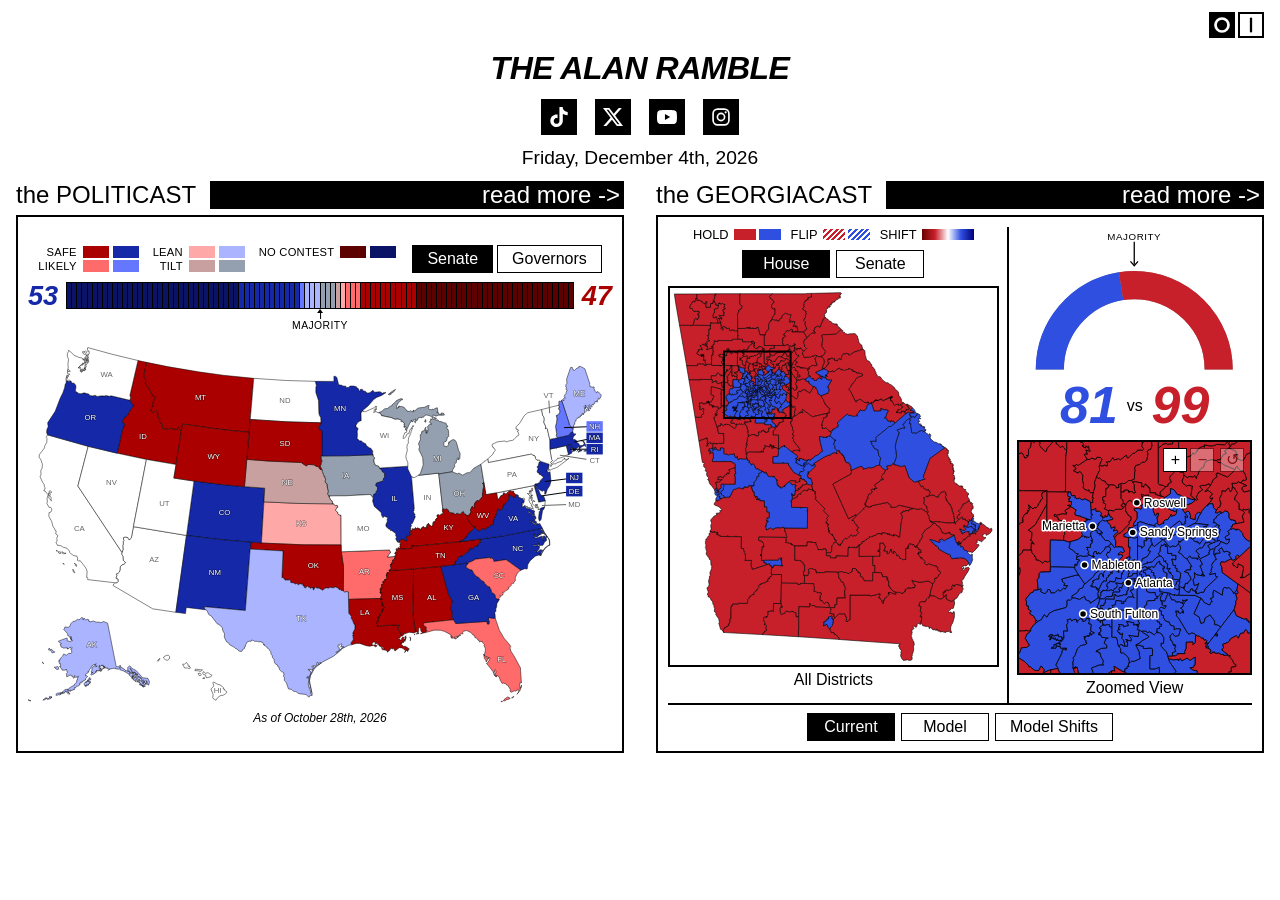
<file: index.html>
<!DOCTYPE html>
<html lang="en">
<head>
  <meta charset="UTF-8">
  <meta name="viewport" content="width=device-width, initial-scale=1">
  <title>The Alan Ramble</title>
  <script>
    // saved choice wins; otherwise follow the system light/dark setting
    (function () {
      var saved = null;
      try { saved = localStorage.getItem("theme"); } catch (e) {}
      var dark = saved ? saved === "dark" : window.matchMedia && matchMedia("(prefers-color-scheme: dark)").matches;
      if (dark) document.documentElement.dataset.theme = "dark";
    })();
  </script>
  <link rel="stylesheet" href="style.css">
  <link rel="stylesheet" href="politicast/politicast.css">
  <link rel="stylesheet" href="georgiacast/georgiacast.css">
</head>
<body>
  <div class="topbar">
    <button class="theme-toggle" id="theme-toggle" type="button" aria-label="Toggle dark mode" aria-pressed="false">
      <span class="off"><svg viewBox="0 0 24 24" aria-hidden="true"><circle cx="12" cy="12" r="6"/></svg></span>
      <span class="on"><svg viewBox="0 0 24 24" aria-hidden="true"><line x1="12" y1="5" x2="12" y2="19"/></svg></span>
    </button>
  </div>

  <main class="page page--home">
    <header class="masthead">
      <h1 class="title">THE ALAN RAMBLE</h1>
      <nav class="socials" aria-label="Social media">
        <a href="https://www.tiktok.com/" target="_blank" rel="noopener" aria-label="TikTok"><svg viewBox="0 0 24 24" aria-hidden="true"><path d="M12.525.02c1.31-.02 2.61-.01 3.91-.02.08 1.53.63 3.09 1.75 4.17 1.12 1.11 2.7 1.62 4.24 1.79v4.03c-1.44-.05-2.89-.35-4.2-.97-.57-.26-1.1-.59-1.62-.93-.01 2.92.01 5.84-.02 8.75-.08 1.4-.54 2.79-1.35 3.94-1.31 1.92-3.58 3.17-5.91 3.21-1.43.08-2.86-.31-4.08-1.03-2.02-1.19-3.44-3.37-3.65-5.71-.02-.5-.03-1-.01-1.49.18-1.9 1.12-3.72 2.58-4.96 1.66-1.44 3.98-2.13 6.15-1.72.02 1.48-.04 2.96-.04 4.44-.99-.32-2.15-.23-3.02.37-.63.41-1.11 1.04-1.36 1.75-.21.51-.15 1.07-.14 1.61.24 1.64 1.82 3.02 3.5 2.87 1.12-.01 2.19-.66 2.77-1.61.19-.33.4-.67.41-1.06.1-1.79.06-3.57.07-5.36.01-4.03-.01-8.05.02-12.07z"/></svg></a>
        <a href="https://twitter.com/" target="_blank" rel="noopener" aria-label="Twitter / X"><svg viewBox="0 0 24 24" aria-hidden="true"><path d="M18.901 1.153h3.68l-8.04 9.19L24 22.846h-7.406l-5.8-7.584-6.638 7.584H.474l8.6-9.83L0 1.154h7.594l5.243 6.932ZM17.61 20.644h2.039L6.486 3.24H4.298Z"/></svg></a>
        <a href="https://www.youtube.com/" target="_blank" rel="noopener" aria-label="YouTube"><svg viewBox="0 0 24 24" aria-hidden="true"><path d="M23.498 6.186a3.016 3.016 0 0 0-2.122-2.136C19.505 3.545 12 3.545 12 3.545s-7.505 0-9.377.505A3.017 3.017 0 0 0 .502 6.186C0 8.07 0 12 0 12s0 3.93.502 5.814a3.016 3.016 0 0 0 2.122 2.136c1.871.505 9.376.505 9.376.505s7.505 0 9.377-.505a3.015 3.015 0 0 0 2.122-2.136C24 15.93 24 12 24 12s0-3.93-.502-5.814zM9.545 15.568V8.432L15.818 12l-6.273 3.568z"/></svg></a>
        <a href="https://www.instagram.com/" target="_blank" rel="noopener" aria-label="Instagram"><svg viewBox="0 0 24 24" aria-hidden="true"><rect x="2.5" y="2.5" width="19" height="19" rx="5.5" fill="none" stroke="currentColor" stroke-width="2"/><circle cx="12" cy="12" r="4.3" fill="none" stroke="currentColor" stroke-width="2"/><circle cx="17.6" cy="6.4" r="1.3"/></svg></a>
      </nav>
      <p class="date" id="date">Thursday, October 8th, 2026</p>
    </header>

    <div class="features">
      <section class="feature" aria-labelledby="politicast-label">
        <div class="caption">
          <span class="label" id="politicast-label">the POLITICAST</span>
          <a class="cta" href="politicast.html">read more&nbsp;-&gt;</a>
        </div>
        <div class="box box--widget"><div data-politicast></div></div>
      </section>

      <section class="feature" aria-labelledby="georgiacast-label">
        <div class="caption">
          <span class="label" id="georgiacast-label">the GEORGIACAST</span>
          <a class="cta" href="georgiacast.html">read more&nbsp;-&gt;</a>
        </div>
        <div class="box box--widget"><div data-georgiacast></div></div>
      </section>
    </div>
  </main>
  <script src="politicast/states.js"></script>
  <script src="politicast/data.js"></script>
  <script src="politicast/politicast.js"></script>
  <script src="georgiacast/districts.js"></script>
  <script src="georgiacast/data.js"></script>
  <script src="georgiacast/cities.js"></script>
  <script src="georgiacast/georgiacast.js"></script>
  <script src="script.js"></script>
</body>
</html>
</file>
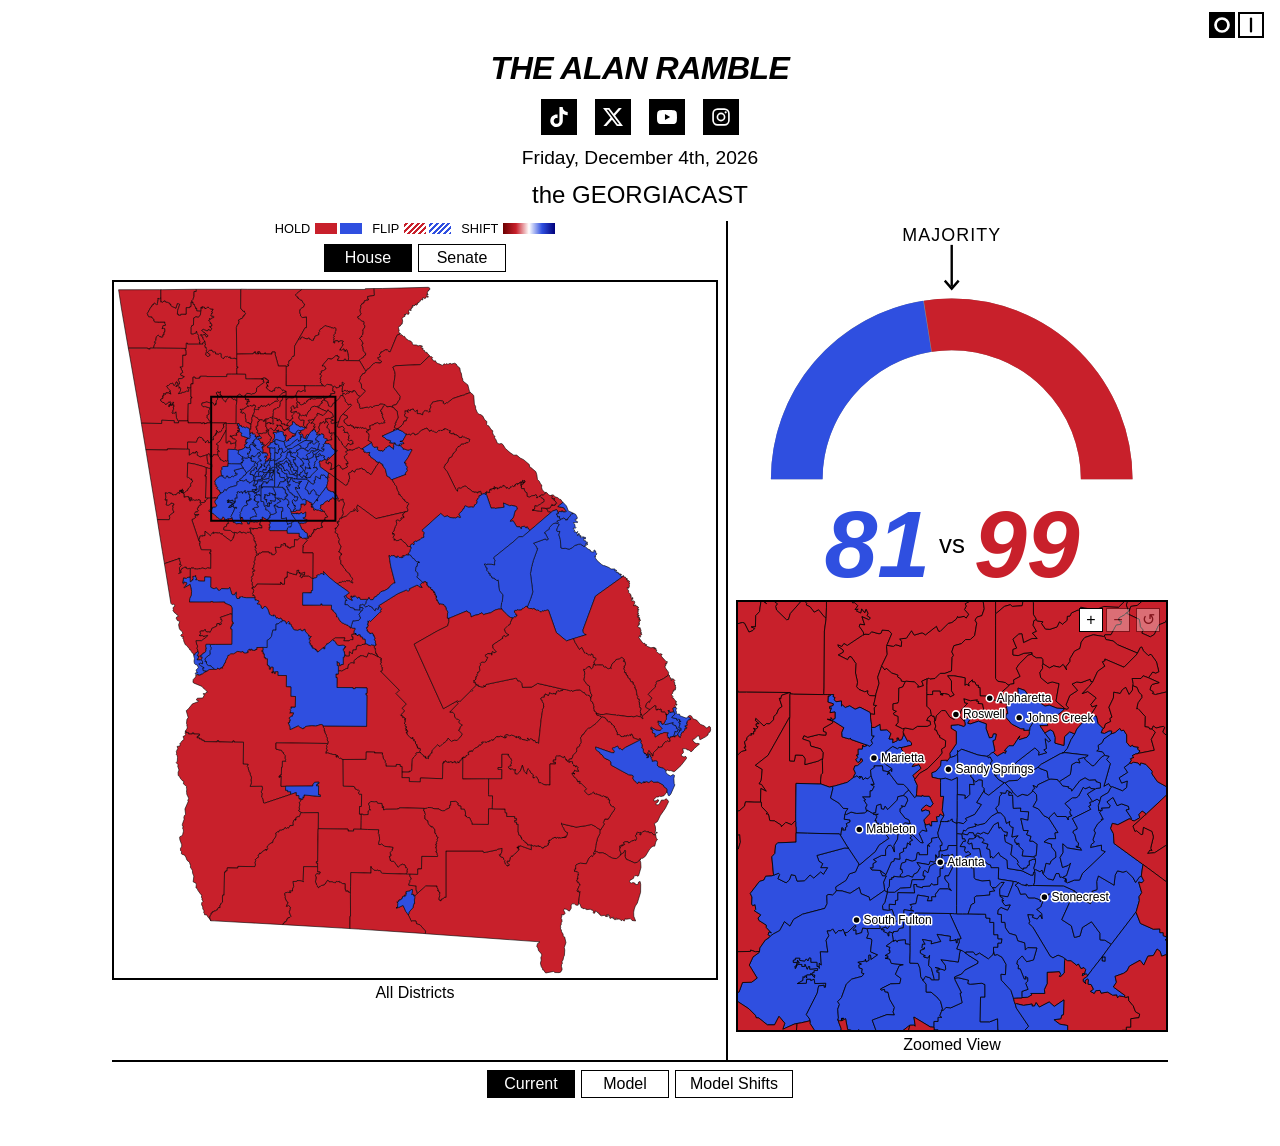
<file: georgiacast.html>
<!DOCTYPE html>
<html lang="en">
<head>
  <meta charset="UTF-8">
  <meta name="viewport" content="width=device-width, initial-scale=1">
  <title>The Georgiacast | The Alan Ramble</title>
  <script>
    // saved choice wins; otherwise follow the system light/dark setting
    (function () {
      var saved = null;
      try { saved = localStorage.getItem("theme"); } catch (e) {}
      var dark = saved ? saved === "dark" : window.matchMedia && matchMedia("(prefers-color-scheme: dark)").matches;
      if (dark) document.documentElement.dataset.theme = "dark";
    })();
  </script>
  <link rel="stylesheet" href="style.css">
  <link rel="stylesheet" href="georgiacast/georgiacast.css">
</head>
<body>
  <div class="topbar">
    <button class="theme-toggle" id="theme-toggle" type="button" aria-label="Toggle dark mode" aria-pressed="false">
      <span class="off"><svg viewBox="0 0 24 24" aria-hidden="true"><circle cx="12" cy="12" r="6"/></svg></span>
      <span class="on"><svg viewBox="0 0 24 24" aria-hidden="true"><line x1="12" y1="5" x2="12" y2="19"/></svg></span>
    </button>
  </div>

  <main class="page page--georgiacast">
    <header class="masthead">
      <h1 class="title"><a href="index.html">THE ALAN RAMBLE</a></h1>
      <nav class="socials" aria-label="Social media">
        <a href="https://www.tiktok.com/" target="_blank" rel="noopener" aria-label="TikTok"><svg viewBox="0 0 24 24" aria-hidden="true"><path d="M12.525.02c1.31-.02 2.61-.01 3.91-.02.08 1.53.63 3.09 1.75 4.17 1.12 1.11 2.7 1.62 4.24 1.79v4.03c-1.44-.05-2.89-.35-4.2-.97-.57-.26-1.1-.59-1.62-.93-.01 2.92.01 5.84-.02 8.75-.08 1.4-.54 2.79-1.35 3.94-1.31 1.92-3.58 3.17-5.91 3.21-1.43.08-2.86-.31-4.08-1.03-2.02-1.19-3.44-3.37-3.65-5.71-.02-.5-.03-1-.01-1.49.18-1.9 1.12-3.72 2.58-4.96 1.66-1.44 3.98-2.13 6.15-1.72.02 1.48-.04 2.96-.04 4.44-.99-.32-2.15-.23-3.02.37-.63.41-1.11 1.04-1.36 1.75-.21.51-.15 1.07-.14 1.61.24 1.64 1.82 3.02 3.5 2.87 1.12-.01 2.19-.66 2.77-1.61.19-.33.4-.67.41-1.06.1-1.79.06-3.57.07-5.36.01-4.03-.01-8.05.02-12.07z"/></svg></a>
        <a href="https://twitter.com/" target="_blank" rel="noopener" aria-label="Twitter / X"><svg viewBox="0 0 24 24" aria-hidden="true"><path d="M18.901 1.153h3.68l-8.04 9.19L24 22.846h-7.406l-5.8-7.584-6.638 7.584H.474l8.6-9.83L0 1.154h7.594l5.243 6.932ZM17.61 20.644h2.039L6.486 3.24H4.298Z"/></svg></a>
        <a href="https://www.youtube.com/" target="_blank" rel="noopener" aria-label="YouTube"><svg viewBox="0 0 24 24" aria-hidden="true"><path d="M23.498 6.186a3.016 3.016 0 0 0-2.122-2.136C19.505 3.545 12 3.545 12 3.545s-7.505 0-9.377.505A3.017 3.017 0 0 0 .502 6.186C0 8.07 0 12 0 12s0 3.93.502 5.814a3.016 3.016 0 0 0 2.122 2.136c1.871.505 9.376.505 9.376.505s7.505 0 9.377-.505a3.015 3.015 0 0 0 2.122-2.136C24 15.93 24 12 24 12s0-3.93-.502-5.814zM9.545 15.568V8.432L15.818 12l-6.273 3.568z"/></svg></a>
        <a href="https://www.instagram.com/" target="_blank" rel="noopener" aria-label="Instagram"><svg viewBox="0 0 24 24" aria-hidden="true"><rect x="2.5" y="2.5" width="19" height="19" rx="5.5" fill="none" stroke="currentColor" stroke-width="2"/><circle cx="12" cy="12" r="4.3" fill="none" stroke="currentColor" stroke-width="2"/><circle cx="17.6" cy="6.4" r="1.3"/></svg></a>
      </nav>
      <p class="date" id="date"></p>
      <h2 class="subtitle">the GEORGIACAST</h2>
    </header>

    <div data-georgiacast></div>
  </main>
  <script src="georgiacast/districts.js"></script>
  <script src="georgiacast/data.js"></script>
  <script src="georgiacast/cities.js"></script>
  <script src="georgiacast/georgiacast.js"></script>
  <script src="script.js"></script>
</body>
</html>
</file>
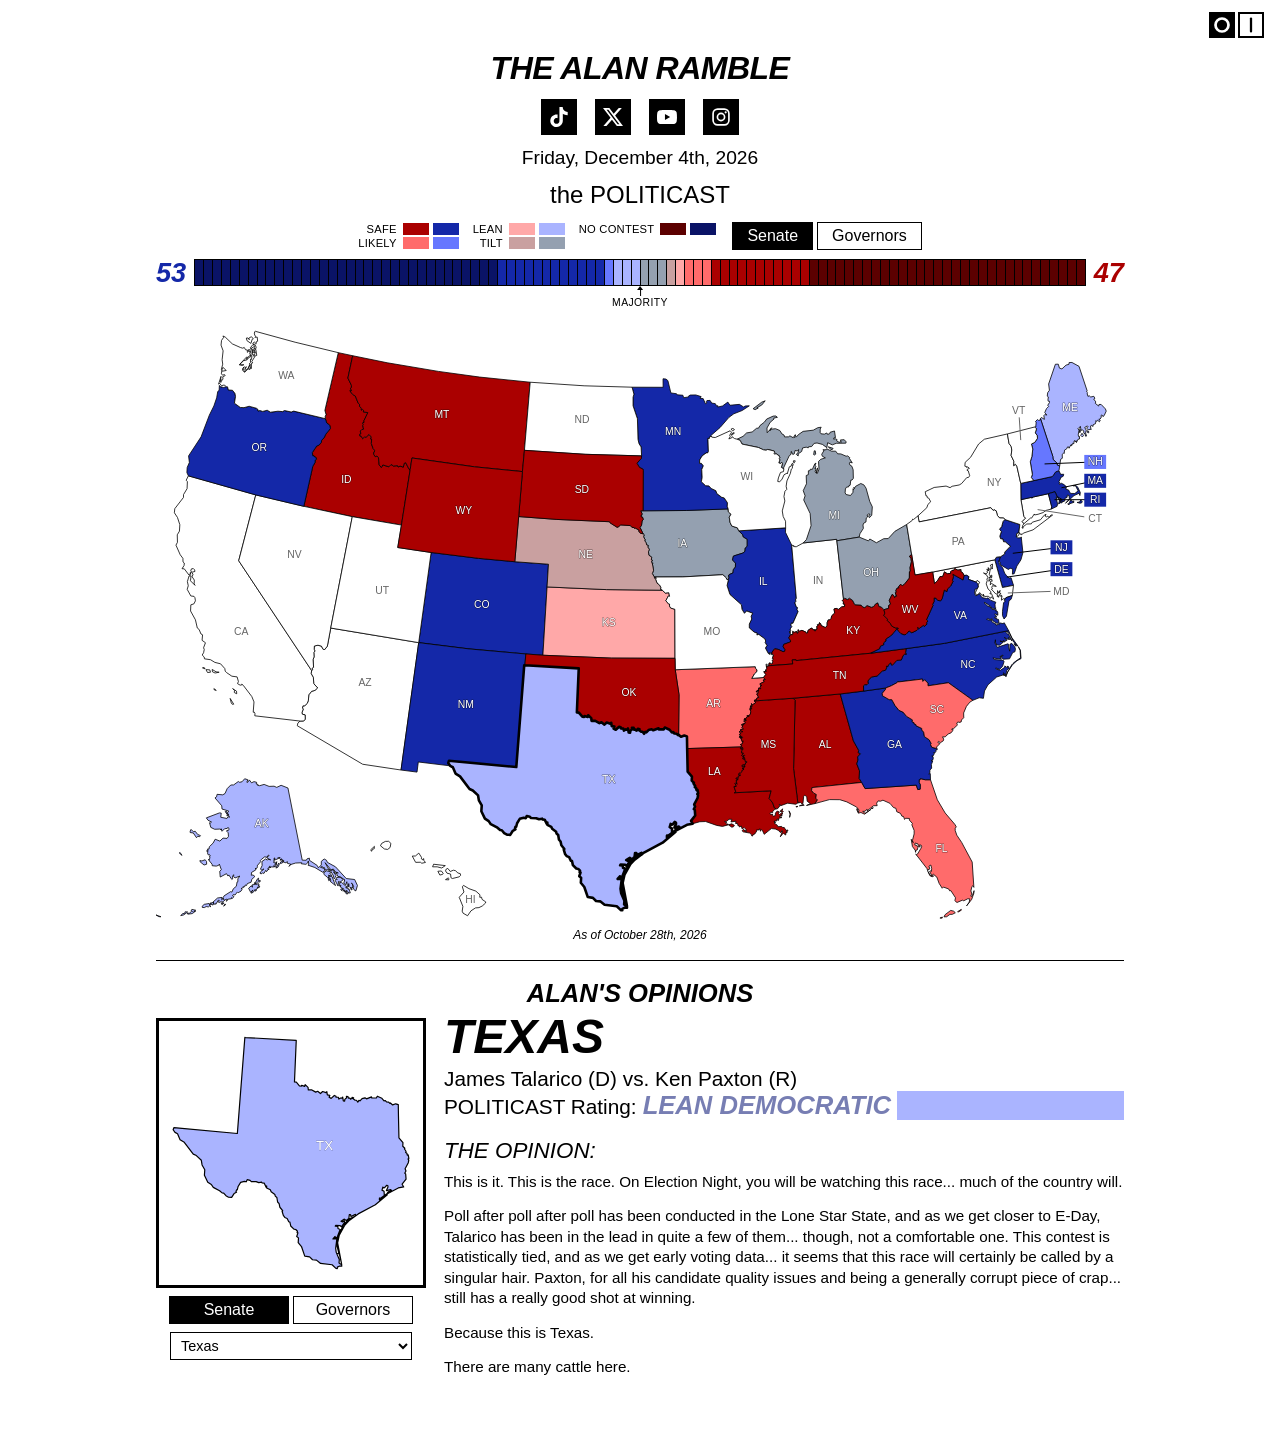
<file: politicast.html>
<!DOCTYPE html>
<html lang="en">
<head>
  <meta charset="UTF-8">
  <meta name="viewport" content="width=device-width, initial-scale=1">
  <title>The Politicast | The Alan Ramble</title>
  <script>
    // saved choice wins; otherwise follow the system light/dark setting
    (function () {
      var saved = null;
      try { saved = localStorage.getItem("theme"); } catch (e) {}
      var dark = saved ? saved === "dark" : window.matchMedia && matchMedia("(prefers-color-scheme: dark)").matches;
      if (dark) document.documentElement.dataset.theme = "dark";
    })();
  </script>
  <link rel="stylesheet" href="style.css">
  <link rel="stylesheet" href="politicast/politicast.css">
</head>
<body>
  <div class="topbar">
    <button class="theme-toggle" id="theme-toggle" type="button" aria-label="Toggle dark mode" aria-pressed="false">
      <span class="off"><svg viewBox="0 0 24 24" aria-hidden="true"><circle cx="12" cy="12" r="6"/></svg></span>
      <span class="on"><svg viewBox="0 0 24 24" aria-hidden="true"><line x1="12" y1="5" x2="12" y2="19"/></svg></span>
    </button>
  </div>

  <main class="page page--wide">
    <header class="masthead">
      <h1 class="title"><a href="index.html">THE ALAN RAMBLE</a></h1>
      <nav class="socials" aria-label="Social media">
        <a href="https://www.tiktok.com/" target="_blank" rel="noopener" aria-label="TikTok"><svg viewBox="0 0 24 24" aria-hidden="true"><path d="M12.525.02c1.31-.02 2.61-.01 3.91-.02.08 1.53.63 3.09 1.75 4.17 1.12 1.11 2.7 1.62 4.24 1.79v4.03c-1.44-.05-2.89-.35-4.2-.97-.57-.26-1.1-.59-1.62-.93-.01 2.92.01 5.84-.02 8.75-.08 1.4-.54 2.79-1.35 3.94-1.31 1.92-3.58 3.17-5.91 3.21-1.43.08-2.86-.31-4.08-1.03-2.02-1.19-3.44-3.37-3.65-5.71-.02-.5-.03-1-.01-1.49.18-1.9 1.12-3.72 2.58-4.96 1.66-1.44 3.98-2.13 6.15-1.72.02 1.48-.04 2.96-.04 4.44-.99-.32-2.15-.23-3.02.37-.63.41-1.11 1.04-1.36 1.75-.21.51-.15 1.07-.14 1.61.24 1.64 1.82 3.02 3.5 2.87 1.12-.01 2.19-.66 2.77-1.61.19-.33.4-.67.41-1.06.1-1.79.06-3.57.07-5.36.01-4.03-.01-8.05.02-12.07z"/></svg></a>
        <a href="https://twitter.com/" target="_blank" rel="noopener" aria-label="Twitter / X"><svg viewBox="0 0 24 24" aria-hidden="true"><path d="M18.901 1.153h3.68l-8.04 9.19L24 22.846h-7.406l-5.8-7.584-6.638 7.584H.474l8.6-9.83L0 1.154h7.594l5.243 6.932ZM17.61 20.644h2.039L6.486 3.24H4.298Z"/></svg></a>
        <a href="https://www.youtube.com/" target="_blank" rel="noopener" aria-label="YouTube"><svg viewBox="0 0 24 24" aria-hidden="true"><path d="M23.498 6.186a3.016 3.016 0 0 0-2.122-2.136C19.505 3.545 12 3.545 12 3.545s-7.505 0-9.377.505A3.017 3.017 0 0 0 .502 6.186C0 8.07 0 12 0 12s0 3.93.502 5.814a3.016 3.016 0 0 0 2.122 2.136c1.871.505 9.376.505 9.376.505s7.505 0 9.377-.505a3.015 3.015 0 0 0 2.122-2.136C24 15.93 24 12 24 12s0-3.93-.502-5.814zM9.545 15.568V8.432L15.818 12l-6.273 3.568z"/></svg></a>
        <a href="https://www.instagram.com/" target="_blank" rel="noopener" aria-label="Instagram"><svg viewBox="0 0 24 24" aria-hidden="true"><rect x="2.5" y="2.5" width="19" height="19" rx="5.5" fill="none" stroke="currentColor" stroke-width="2"/><circle cx="12" cy="12" r="4.3" fill="none" stroke="currentColor" stroke-width="2"/><circle cx="17.6" cy="6.4" r="1.3"/></svg></a>
      </nav>
      <p class="date" id="date"></p>
      <h2 class="subtitle">the POLITICAST</h2>
    </header>

    <div data-politicast data-opinions></div>
  </main>
  <script src="politicast/states.js"></script>
  <script src="politicast/data.js"></script>
  <script src="politicast/opinions.js"></script>
  <script src="politicast/politicast.js"></script>
  <script src="script.js"></script>
</body>
</html>
</file>
<file: style.css>
/* light / dark palette: the page is pure black and white, so dark mode swaps them */
:root {
  --bg: #fff;
  --fg: #000;
}

:root[data-theme="dark"] {
  --bg: #000;
  --fg: #fff;
}

*,
*::before,
*::after {
  box-sizing: border-box;
}

body {
  margin: 0;
  background: var(--bg);
  color: var(--fg);
  font-family: Arial, Helvetica, sans-serif;
  font-weight: 300;
}

.page {
  width: min(100%, 560px);
  margin: 0 auto;
  padding: 12px 16px 48px;
}

.page--wide {
  width: min(100%, 1000px);
}

/* home page widgets at 1.5x the standard column */
.page--home {
  width: min(100%, 824px);
}

/* GEORGIACAST page: the widget at 2x the standard column */
.page--georgiacast {
  width: min(100%, 1088px);
}

/* masthead */
.masthead {
  text-align: center;
}

.title {
  margin: 0 0 12px;
  font-size: 2rem;
  font-weight: 700;
  font-style: italic;
  letter-spacing: -0.5px;
}

.socials {
  display: flex;
  justify-content: center;
  gap: 18px;
  margin-bottom: 12px;
}

.socials a {
  display: flex;
  align-items: center;
  justify-content: center;
  width: 36px;
  height: 36px;
  background: var(--fg);
  color: var(--bg);
}

.socials svg {
  width: 20px;
  height: 20px;
  fill: currentColor;
}

.socials a:hover,
.socials a:focus-visible {
  background: var(--bg);
  color: var(--fg);
  outline: 2px solid var(--fg);
}

.title a {
  color: inherit;
  text-decoration: none;
}

.subtitle {
  margin: 0 0 12px;
  font-size: 1.5rem;
  font-weight: 300;
}

.date {
  margin: 0 0 12px;
  font-size: 1.2rem;
}

/* feature blocks */
.feature {
  margin-bottom: 24px;
}

.box {
  width: 100%;
  aspect-ratio: 3 / 2;
  border: 2px solid var(--fg);
}

.box--widget {
  aspect-ratio: auto;
  padding: 10px;
}

.caption {
  display: flex;
  justify-content: center;
  align-items: center;
  gap: 14px;
  margin-bottom: 6px;
}

.label {
  font-size: 1.5rem;
  white-space: nowrap;
}

.cta {
  flex: 1;
  background: var(--fg);
  color: var(--bg);
  padding: 0 4px;
  font-size: 1.5rem;
  text-align: right;
  text-decoration: none;
  white-space: nowrap;
}

.cta:hover,
.cta:focus-visible {
  background: var(--bg);
  color: var(--fg);
  outline: 2px solid var(--fg);
}

/* desktop home page: the feature widgets sit side by side */
@media (min-width: 1200px) {
  .page--home {
    width: min(100%, 1860px);
  }

  .features {
    display: grid;
    grid-template-columns: repeat(2, minmax(0, 1fr));
    gap: 32px;
  }

  /* boxes grow to the taller one so the captions line up; content stays centered */
  .features .feature {
    display: flex;
    flex-direction: column;
  }

  .features .box {
    flex: 1;
    display: flex;
    flex-direction: column;
    justify-content: center;
  }
}

@media (max-width: 420px) {
  .title { font-size: 1.5rem; }
  .label,
  .cta { font-size: 1.1rem; }
}

/* dark mode toggle: a slim row at the top of the page, scrolls away with it */
.topbar {
  display: flex;
  justify-content: flex-end;
  padding: 12px 16px 0;
}

.theme-toggle {
  display: flex;
  gap: 3px;
  padding: 0;
  border: 0;
  background: none;
  cursor: pointer;
}

.theme-toggle span {
  display: block;
  width: 26px;
  height: 26px;
}

.theme-toggle svg {
  display: block;
  width: 100%;
  height: 100%;
  fill: none;
  stroke-width: 2.5;
  stroke-linecap: round;
}

.theme-toggle .off {
  background: var(--fg);
  stroke: var(--bg);
}

.theme-toggle .on {
  background: var(--bg);
  border: 2px solid var(--fg);
  stroke: var(--fg);
}

.theme-toggle:focus-visible {
  outline: 2px solid var(--fg);
  outline-offset: 3px;
}
</file>
<file: politicast/politicast.css>
/* POLITICAST widget. Inherits --bg / --fg from the host page for text, outlines and tooltips. */
.pc {
  --d-hold: #0a1366;
  --d-safe: #1428a8;
  --d-likely: #6677ff;
  --d-lean: #aab4ff;
  --d-tilt: #94a0b0;
  --r-hold: #5c0000;
  --r-safe: #aa0000;
  --r-likely: #ff6b6b;
  --r-lean: #ffa8a8;
  --r-tilt: #c9a0a0;

  position: relative;
  width: 100%;
  font-size: 0.8rem;
  font-weight: 400;
  text-align: left;
  color: var(--fg);
}

/* same hues, nudged so the darkest shades stay visible on black */
:root[data-theme="dark"] .pc {
  --d-hold: #1c2b9e;
  --d-safe: #3550f0;
  --d-likely: #7486ff;
  --d-lean: #aab4ff;
  --d-tilt: #8d9bad;
  --r-hold: #7c1019;
  --r-safe: #d11f2a;
  --r-likely: #f0606a;
  --r-lean: #f7a4aa;
  --r-tilt: #b99090;
}

.pc-d-hold   { --c: var(--d-hold); }
.pc-d-safe   { --c: var(--d-safe); }
.pc-d-likely { --c: var(--d-likely); }
.pc-d-lean   { --c: var(--d-lean); }
.pc-d-tilt   { --c: var(--d-tilt); }
.pc-r-hold   { --c: var(--r-hold); }
.pc-r-safe   { --c: var(--r-safe); }
.pc-r-likely { --c: var(--r-likely); }
.pc-r-lean   { --c: var(--r-lean); }
.pc-r-tilt   { --c: var(--r-tilt); }

/* legend + contest tabs */
.pc-top {
  display: flex;
  flex-wrap: wrap;
  align-items: center;
  justify-content: center;
  gap: 8px 16px;
}

.pc-legend {
  display: flex;
  gap: 14px;
}

.pc-legend-row {
  display: flex;
  align-items: center;
  justify-content: flex-end;
  gap: 4px;
  margin: 2px 0;
}

.pc-legend-label {
  margin-right: 2px;
  font-size: 0.7rem;
  letter-spacing: 0.02em;
}

.pc-swatch {
  display: inline-block;
  width: 26px;
  height: 12px;
  background: var(--c);
}

.pc-tabs {
  display: flex;
  gap: 4px;
}

.pc-tab {
  padding: 4px 14px;
  border: 1px solid var(--fg);
  background: var(--bg);
  color: var(--fg);
  font: inherit;
  font-size: 1rem;
  cursor: pointer;
}

.pc-tab[aria-pressed="true"] {
  background: var(--fg);
  color: var(--bg);
}

.pc-tab:focus-visible {
  outline: 2px solid var(--fg);
  outline-offset: 2px;
}

/* seat tally: one cell per seat */
.pc-tally-slot {
  margin-top: 8px;
  margin-bottom: 1.6rem;
  min-height: 2rem;
}

.pc-tally {
  display: flex;
  align-items: center;
  gap: 8px;
}

.pc-tally-num {
  font-size: 1.7rem;
  font-weight: 700;
  font-style: italic;
  line-height: 1;
}

.pc-tally-d { color: var(--d-safe); }
.pc-tally-r { color: var(--r-safe); }

.pc-tally-mid {
  position: relative;
  flex: 1;
  min-width: 0;
}

/* the 1px gaps and padding show through as a black outline around each cell, in both themes */
.pc-cells {
  display: grid;
  gap: 1px;
  padding: 1px;
  height: 1.7rem;
  background: #000;
}

.pc-cells span {
  background: var(--c);
}

.pc-majority {
  position: absolute;
  top: calc(100% + 3px);
  left: 50%;
  transform: translateX(-50%);
  padding-top: 8px;
  font-size: 0.65rem;
  letter-spacing: 0.04em;
  white-space: nowrap;
}

.pc-majority::before {
  content: "";
  position: absolute;
  top: 0;
  left: 50%;
  width: 1px;
  height: 7px;
  background: var(--fg);
}

.pc-majority::after {
  content: "";
  position: absolute;
  top: -3px;
  left: calc(50% - 3px);
  border: 3px solid transparent;
  border-bottom: 4px solid var(--fg);
  border-top: 0;
}

/* map */
.pc-map {
  position: relative;
  margin-top: 6px;
}

.pc-map svg {
  display: block;
  width: 100%;
  height: auto;
}

.pc-map path {
  stroke: var(--fg);
  stroke-width: 0.8;
  stroke-linejoin: round;
}

.pc-map path.pc-none {
  fill: var(--bg);
}

.pc-map path[class*="pc-d-"],
.pc-map path[class*="pc-r-"] {
  fill: var(--c);
  cursor: pointer;
}

.pc-map path[class*="pc-d-"]:hover,
.pc-map path[class*="pc-r-"]:hover,
.pc-map path:focus-visible {
  stroke-width: 2;
  outline: none;
}

/* state labels: white on contested states, 60% gray on states with no race */
.pc-labels {
  font-family: inherit;
  text-anchor: middle;
  dominant-baseline: central;
  pointer-events: none;
}

.pc-labels text {
  fill: #fff;
  /* thin dark halo keeps white readable on the light Lean/Tilt shades */
  stroke: rgba(0, 0, 0, 0.5);
  paint-order: stroke;
  stroke-linejoin: round;
}

.pc-labels .pc-lnone text {
  fill: #666;
  stroke: none;
}

.pc-labels line {
  stroke: var(--fg);
}

.pc-labels .pc-lnone line {
  stroke: #666;
}

.pc-labels .pc-chip {
  fill: var(--c);
  pointer-events: all;
  cursor: pointer;
}

/* no-race callouts get a page-colored box so the leader line stops at the label */
.pc-labels .pc-lnone .pc-chip {
  fill: var(--bg);
  pointer-events: none;
}

/* hover box */
.pc-tip {
  position: absolute;
  z-index: 5;
  min-width: 11rem;
  padding: 8px 10px;
  border: 2px solid var(--fg);
  background: var(--bg);
  color: var(--fg);
  font-size: 0.85rem;
  line-height: 1.35;
  pointer-events: none;
}

.pc-tip[hidden] { display: none; }

.pc-tip-name { display: block; font-size: 1rem; margin-bottom: 4px; }

.pc-tip-rating {
  display: flex;
  align-items: center;
  gap: 6px;
  font-weight: 700;
}

.pc-tip-rating .pc-swatch { width: 14px; }

.pc-tip-cands {
  margin: 4px 0;
  padding: 0;
  list-style: none;
}

.pc-tip-none { font-style: italic; }

.pc-note {
  margin: 6px 0 0;
  font-size: 0.75rem;
  font-style: italic;
  text-align: center;
}

.pc-note[hidden] { display: none; }

/* selected state on the map (when the opinion panel is on) */
.pc-map path.pc-selected {
  stroke-width: 2.6;
}

/* opinion panel */
.pc-op {
  margin-top: 18px;
  color: var(--fg);
}

.pc-op-rule {
  margin: 0 0 18px;
  border: 0;
  border-top: 1px solid var(--fg);
}

.pc-op-title {
  margin: 0 0 10px;
  font-size: 1.6rem;
  font-style: italic;
  font-weight: 700;
  text-align: center;
}

.pc-op-tabs {
  justify-content: center;
  margin-top: 8px;
}

.pc-op-tabs .pc-tab {
  flex: 1;
  max-width: 7.5em;
}

/* no race for this state in that office */
.pc-op-tabs .pc-tab:disabled {
  border-color: color-mix(in srgb, var(--fg) 45%, var(--bg));
  background: color-mix(in srgb, var(--fg) 18%, var(--bg));
  color: color-mix(in srgb, var(--fg) 60%, var(--bg));
  cursor: default;
}

.pc-op-tabs[hidden] { display: none; }

.pc-op-body {
  display: grid;
  grid-template-columns: minmax(0, 270px) minmax(0, 1fr);
  gap: 18px;
  align-items: start;
}

.pc-op-body.pc-op-empty { grid-template-columns: 1fr; }

.pc-op-side[hidden] { display: none; }

.pc-op-frame {
  aspect-ratio: 1;
  border: 3px solid var(--fg);
}

.pc-op-frame svg {
  display: block;
  width: 100%;
  height: 100%;
}

.pc-op-frame path {
  fill: var(--c);
  stroke: var(--fg);
  stroke-linejoin: round;
}

.pc-op-frame text {
  fill: #fff;
  stroke: rgba(0, 0, 0, 0.5);
  stroke-width: 0.4;
  paint-order: stroke;
  text-anchor: middle;
  dominant-baseline: central;
  font-family: inherit;
}

.pc-op-select {
  display: block;
  width: calc(100% - 28px);
  margin: 8px auto 0;
  padding: 4px 6px;
  border: 1px solid var(--fg);
  background: var(--bg);
  color: var(--fg);
  font: inherit;
  font-size: 0.9rem;
}

.pc-op-main { min-width: 0; }

.pc-op-state {
  margin: -6px 0 0;
  font-size: 3rem;
  font-style: italic;
  font-weight: 700;
  line-height: 1.05;
  text-transform: uppercase;
}

.pc-op-cands {
  margin: 4px 0 0;
  font-size: 1.3rem;
}

.pc-op-rating {
  display: flex;
  flex-wrap: wrap;
  align-items: baseline;
  gap: 0 6px;
  margin: 0;
  font-size: 1.3rem;
}

/* rating text uses the map color, pulled toward the page text color so pale shades stay readable */
.pc-op-level {
  color: color-mix(in srgb, var(--c) 70%, var(--fg));
  font-size: 1.6rem;
  font-style: italic;
  font-weight: 700;
  text-transform: uppercase;
}

/* plain color bar in the rating's shade */
.pc-op-margin {
  flex: 1;
  align-self: stretch;
  min-width: 4.5rem;
  min-height: 1.2em;
  background: var(--c);
}

.pc-op-heading {
  margin: 18px 0 8px;
  font-size: 1.4rem;
  font-style: italic;
  font-weight: 400;
}

.pc-op-text {
  margin: 0 0 14px;
  font-size: 0.95rem;
  line-height: 1.35;
}

.pc-op-soon {
  font-style: italic;
  text-align: center;
}

@media (max-width: 640px) {
  .pc-op-body { grid-template-columns: 1fr; }
  .pc-op-side { max-width: 300px; margin: 0 auto; width: 100%; }
  .pc-op-state { font-size: 2.2rem; margin-top: 0; }
  .pc-op-cands { font-size: 1.1rem; }
  .pc-op-rating { font-size: 1.1rem; }
  .pc-op-level { font-size: 1.3rem; }
}
</file>
<file: georgiacast/georgiacast.css>
/* GEORGIACAST widget. Inherits --bg / --fg from the host page for text, outlines and tooltips. */
.gc {
  --gc-d: #2f4fe0;
  --gc-r: #c8202b;
  --gc-gray: #c8c8c8;
  --gc-line: var(--fg); /* #000 in light mode, #fff in dark */
  --gc-empty: #8a8a8a;

  position: relative;
  width: 100%;
  font-size: 0.8rem;
  font-weight: 400;
  text-align: left;
  color: var(--fg);
}

/* same hues, a touch brighter on black */
:root[data-theme="dark"] .gc {
  --gc-d: #3b5cf0;
  --gc-r: #d8262f;
  --gc-empty: #555;
}

/* two panels over a full-width view switch, split by rules like the outer box */
.gc-grid {
  display: grid;
  grid-template-columns: minmax(0, 1.4fr) minmax(0, 1fr);
  border-bottom: 2px solid var(--fg);
}

.gc-left,
.gc-right {
  display: flex;
  flex-direction: column;
  align-items: center;
  gap: 8px;
  padding: 0 8px 6px;
}

.gc-left {
  border-right: 2px solid var(--fg);
  padding-left: 0;
}

.gc-right {
  padding-right: 0;
  container-type: inline-size; /* gauge and tally scale with this column */
}

/* legend */
.gc-legend {
  display: flex;
  flex-wrap: wrap;
  justify-content: center;
  gap: 4px 10px;
}

.gc-legend-item {
  display: flex;
  align-items: center;
  gap: 3px;
}

.gc-legend-label {
  margin-right: 2px;
  font-size: 0.8rem;
}

.gc-sw {
  display: inline-block;
  width: 22px;
  height: 11px;
  background: var(--c);
}

.gc-sw-d { --c: var(--gc-d); }
.gc-sw-r { --c: var(--gc-r); }

.gc-sw-flip {
  background: repeating-linear-gradient(-45deg, var(--c) 0 2px, transparent 2px 4px);
}

.gc-sw-shift {
  width: 52px;
  background: linear-gradient(to right, #6b0000, var(--gc-r) 25%, #fff 50%, var(--gc-d) 75%, #00007a);
}

/* tabs */
.gc-tabs {
  display: flex;
  justify-content: center;
  gap: 6px;
}

.gc-tab {
  min-width: 5.5em;
  padding: 4px 14px;
  border: 1px solid var(--fg);
  background: var(--bg);
  color: var(--fg);
  font: inherit;
  font-size: 1rem;
  cursor: pointer;
}

.gc-tab[aria-pressed="true"] {
  background: var(--fg);
  color: var(--bg);
}

.gc-tab:focus-visible {
  outline: 2px solid var(--fg);
  outline-offset: 2px;
}

.gc-modes {
  padding: 8px 0 0;
}

/* maps */
.gc-fig {
  width: 100%;
  margin: 0;
}

.gc-fig-metro {
  margin-top: auto;
}

.gc-frame {
  border: 2px solid var(--fg);
  background: var(--bg);
  overflow: hidden;
}

.gc-frame svg {
  display: block;
  width: 100%;
  height: auto;
}

.gc-frame-state svg {
  padding: 4px;
}

.gc-frame-metro {
  position: relative;
}

/* the inset pans and zooms: touch gestures go to the map, not the page */
.gc-frame-metro svg {
  aspect-ratio: 1;
  touch-action: none;
  cursor: grab;
  user-select: none;
}

.gc-frame-metro.gc-dragging svg {
  cursor: grabbing;
}

/* the box on the statewide map can be dragged to move the inset */
.gc-frame-state.gc-over-box svg { cursor: grab; }
.gc-frame-state.gc-dragging svg { cursor: grabbing; user-select: none; }

.gc-frame-metro svg:focus-visible {
  outline: 2px solid var(--fg);
  outline-offset: -4px;
}

.gc-zoom {
  position: absolute;
  top: 6px;
  right: 6px;
  display: flex;
  flex-direction: row;
  gap: 3px;
}

.gc-zoom-btn {
  width: 24px;
  height: 24px;
  padding: 0;
  border: 1px solid var(--fg);
  background: var(--bg);
  color: var(--fg);
  font: inherit;
  font-size: 1rem;
  line-height: 1;
  cursor: pointer;
}

.gc-zoom-btn:disabled {
  opacity: 0.35;
  cursor: default;
}

.gc-zoom-btn:focus-visible {
  outline: 2px solid var(--fg);
  outline-offset: 1px;
}

.gc-zoom-reset {
  margin-left: 3px;
}

.gc-frame path {
  stroke: var(--gc-line);
  stroke-width: 0.6px;
  stroke-linejoin: round;
  vector-effect: non-scaling-stroke;
}

.gc-frame-metro path {
  stroke-width: 0.8px;
}

.gc-frame path.gc-d { fill: var(--gc-d); }
.gc-frame path.gc-r { fill: var(--gc-r); }
.gc-frame path.gc-gray { fill: var(--gc-gray); }

/* city labels (zoomed view): page-colored dot and text, outlined in the background color */
.gc-cities {
  font-family: Arial, Helvetica, sans-serif;
  font-size: 12px;
  pointer-events: none;
}

.gc-cities circle {
  fill: var(--fg);
  stroke: var(--bg);
  stroke-width: 1.5;
}

.gc-cities text {
  fill: var(--fg);
  stroke: var(--bg);
  stroke-width: 3;
  stroke-linejoin: round;
  paint-order: stroke;
  dominant-baseline: central;
}

/* FLIP hatching (pattern fill is set inline per district) */
.gc-hatch-bg { fill: var(--bg); }
.gc-hatch-d { fill: var(--gc-d); }
.gc-hatch-r { fill: var(--gc-r); }

.gc-frame path:hover {
  stroke: var(--fg);
  stroke-width: 2px;
}

.gc-metro-box {
  fill: none;
  stroke: var(--fg);
  stroke-width: 2px;
  vector-effect: non-scaling-stroke;
  pointer-events: none;
}

.gc-cap {
  margin-top: 4px;
  font-size: 1rem;
  text-align: center;
}

/* seat gauge */
.gc-gauge {
  display: block;
  width: min(92%, 220px);
  width: 92cqi;
  height: auto;
  margin-top: 4px;
  overflow: visible;
}

.gc-arc {
  fill: none;
  stroke-width: 26;
}

.gc-arc-empty { stroke: var(--gc-empty); }
.gc-arc-d { stroke: var(--gc-d); }
.gc-arc-r { stroke: var(--gc-r); }

.gc-majority {
  fill: var(--fg);
  font-family: inherit;
  font-size: 9px;
  letter-spacing: 0.06em;
  text-anchor: middle;
  dominant-baseline: central;
}

.gc-majority-line {
  fill: none;
  stroke: var(--fg);
  stroke-width: 1.2;
}

.gc-tally {
  display: flex;
  align-items: center;
  justify-content: center;
  gap: 0.7em;
  margin-top: -6px;
}

.gc-num {
  font-size: clamp(2rem, 9vw, 3.4rem);
  font-size: clamp(2rem, 22cqi, 7rem);
  font-weight: 700;
  font-style: italic;
  line-height: 1;
}

.gc-num-d { color: var(--gc-d); }
.gc-num-r { color: var(--gc-r); }

.gc-tally-empty .gc-num { color: var(--gc-empty); }

.gc-vs {
  font-size: 1rem;
  font-size: clamp(1rem, 6cqi, 2rem);
}

/* hover box */
.gc-tip {
  position: absolute;
  z-index: 5;
  min-width: 10rem;
  padding: 8px 10px;
  border: 2px solid var(--fg);
  background: var(--bg);
  color: var(--fg);
  font-size: 0.85rem;
  line-height: 1.35;
  pointer-events: none;
}

.gc-tip[hidden] { display: none; }

.gc-tip-name { display: block; font-size: 1rem; margin-bottom: 4px; }

.gc-tip-holder {
  display: flex;
  align-items: center;
  gap: 6px;
  font-weight: 700;
}

.gc-tip-holder .gc-sw { width: 14px; }

.gc-tip-none { font-style: italic; }

/* phones: stack the panels */
@media (max-width: 440px) {
  .gc-grid { grid-template-columns: 1fr; }
  .gc-left {
    border-right: 0;
    border-bottom: 2px solid var(--fg);
    padding: 0 0 8px;
  }
  .gc-right { padding: 8px 0 6px; }
  .gc-fig-metro { max-width: 300px; }
  .gc-gauge { width: 220px; }
  .gc-num { font-size: 3.4rem; }
}
</file>
